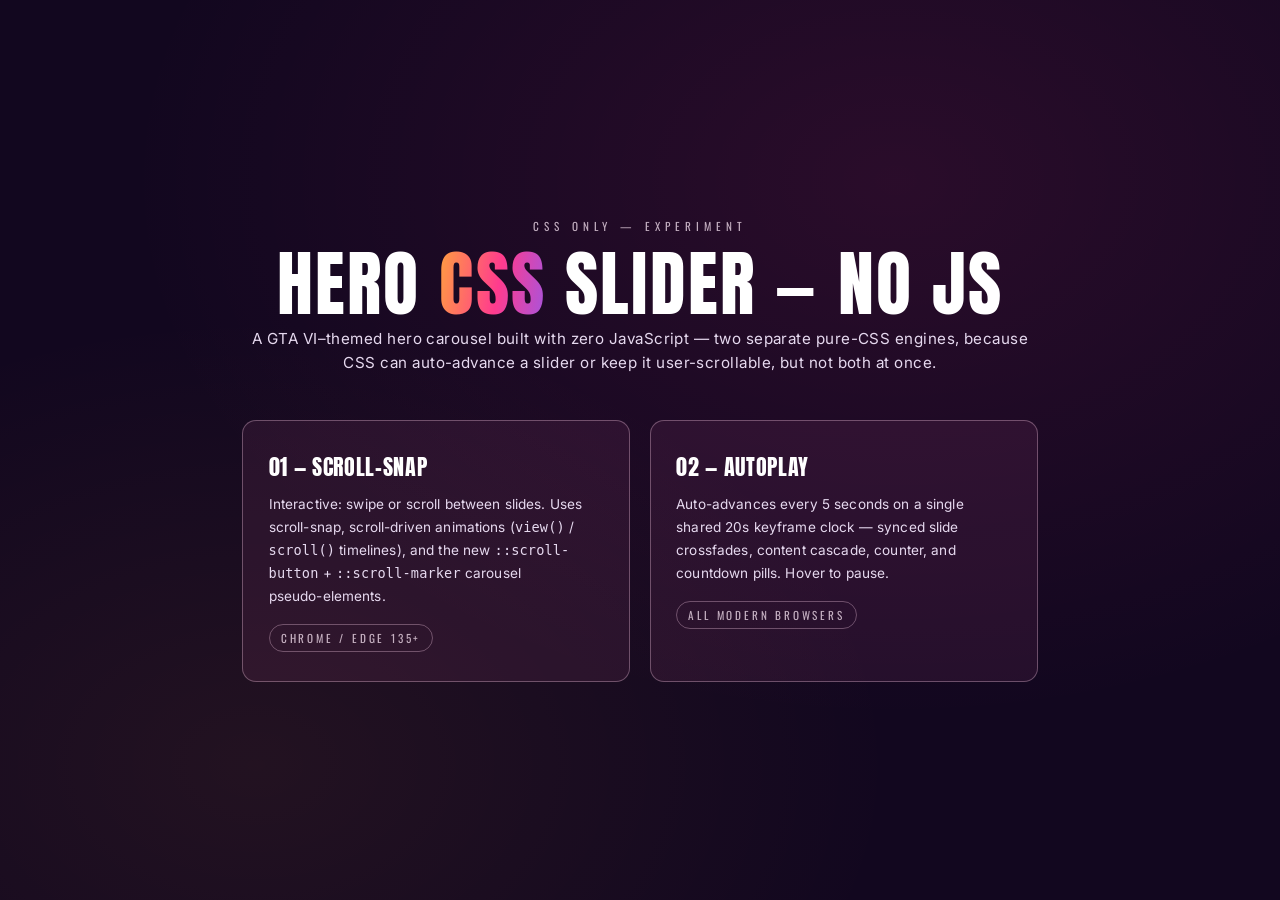
<file: index.html>
<!DOCTYPE html>
<html lang="en">
<head>
  <meta charset="UTF-8" />
  <meta name="viewport" content="width=device-width, initial-scale=1.0" />
  <title>CSS-Only Hero Carousel</title>
  <link rel="preconnect" href="https://fonts.googleapis.com" />
  <link rel="preconnect" href="https://fonts.gstatic.com" crossorigin />
  <link href="https://fonts.googleapis.com/css2?family=Anton&family=Inter:wght@400&family=Oswald:wght@400;500&display=swap" rel="stylesheet" />
  <link rel="stylesheet" href="shared.css" />
  <style>
    body {
      display: grid;
      place-items: center;
      height:100dvh;
      overflow: auto;
      background:
        radial-gradient(60vw 60vh at 70% 20%, rgba(255, 59, 142, 0.1), transparent),
        radial-gradient(50vw 50vh at 20% 85%, rgba(255, 164, 59, 0.07), transparent),
        var(--bg-dark);
    }

    .home {
      max-width: 860px;
      padding: 2rem;
      text-align: center;
    }

    .home-label {
      font-size: 0.7rem;
      letter-spacing: 0.45em;
      text-transform: uppercase;
      color: var(--text-dim);
    }

    .home h1 {
      font-family: var(--font-display);
      font-weight: 400;
      font-size: clamp(2.4rem, 6vw, 4.5rem);
      line-height: 1.02;
      letter-spacing: 0.03em;
      text-transform: uppercase;
      text-wrap: balance;
      margin: 0.8rem 0 0.4rem;
    }

    .home h1 em {
      font-style: normal;
      color: var(--accent);
      background: var(--vice-gradient);
      -webkit-background-clip: text;
      background-clip: text;
      -webkit-text-fill-color: transparent;
    }

    .home-sub {
      font-family: var(--font-body);
      font-weight: 400;
      color: var(--text-soft);
      font-size: 0.95rem;
      line-height: 1.6;
      letter-spacing: 0.03em;
      margin-bottom: 2.8rem;
    }

    .cards {
      display: grid;
      grid-template-columns: repeat(auto-fit, minmax(280px, 1fr));
      gap: 1.2rem;
      text-align: left;
    }

    .card {
      display: block;
      padding: 1.8rem 1.6rem;
      border: 1px solid var(--line);
      border-radius: var(--radius-card);
      background: var(--glass);
      text-decoration: none;
      color: #fff;
      transition: background 0.3s, border-color 0.3s, translate 0.3s;
    }

    .card:hover {
      background: rgba(255, 255, 255, 0.1);
      border-color: rgba(255, 255, 255, 0.5);
      translate: 0 -3px;
    }

    .card h2 {
      font-family: var(--font-display);
      font-weight: 400;
      font-size: 1.4rem;
      text-transform: uppercase;
      letter-spacing: 0.03em;
      margin-bottom: 0.6rem;
    }

    .card p {
      font-family: var(--font-body);
      font-size: 0.85rem;
      font-weight: 400;
      line-height: 1.7;
      color: var(--text-soft);
      letter-spacing: 0.01em;
      text-wrap: pretty;
    }

    .card .tag {
      display: inline-block;
      margin-top: 1rem;
      font-size: 0.7rem;
      letter-spacing: 0.25em;
      text-transform: uppercase;
      color: var(--text-dim);
      border: 1px solid var(--line);
      border-radius: var(--radius-pill);
      padding: 0.3rem 0.7rem;
    }

    .note {
      margin-top: 2.2rem;
      font-family: var(--font-body);
      font-size: 0.8rem;
      font-weight: 400;
      line-height: 1.6;
      letter-spacing: 0.03em;
      color: var(--text-dim);
    }
  </style>
</head>
<body>
  <main class="home">
    <p class="home-label">CSS Only — experiment</p>
    <h1>Hero <em>CSS</em> Slider — No JS</h1>
    <p class="home-sub">A GTA VI–themed hero carousel built with zero JavaScript — two separate pure-CSS engines, because CSS can auto-advance a slider or keep it user-scrollable, but not both at once.</p>

    <div class="cards">
      <a class="card" href="scroll-carousel.html">
        <h2>01 — Scroll-Snap</h2>
        <p>Interactive: swipe or scroll between slides. Uses scroll-snap, scroll-driven animations (<code>view()</code> / <code>scroll()</code> timelines), and the new <code>::scroll-button</code> + <code>::scroll-marker</code> carousel pseudo-elements.</p>
        <span class="tag">Chrome / Edge 135+</span>
      </a>
      <a class="card" href="autoplay-carousel.html">
        <h2>02 — Autoplay</h2>
        <p>Auto-advances every 5 seconds on a single shared 20s keyframe clock — synced slide crossfades, content cascade, counter, and countdown pills. Hover to pause.</p>
        <span class="tag">All modern browsers</span>
      </a>
    </div>
  </main>
</body>
</html>
</file>
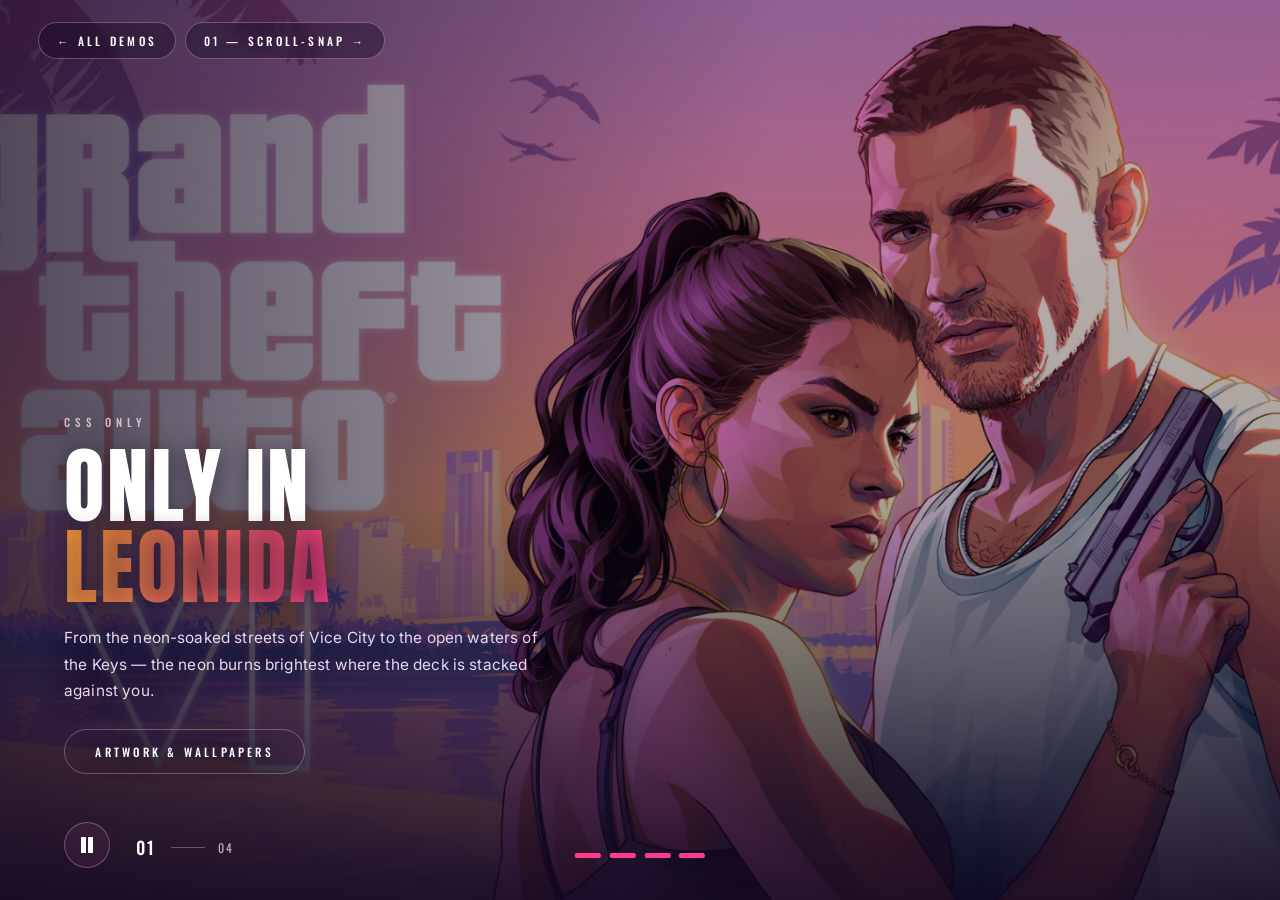
<file: autoplay-carousel.html>
<!DOCTYPE html>
<html lang="en">
<head>
  <meta charset="UTF-8" />
  <meta name="viewport" content="width=device-width, initial-scale=1.0" />
  <title>GTA VI Slider — Autoplay (CSS only)</title>
  <link rel="preconnect" href="https://fonts.googleapis.com" />
  <link rel="preconnect" href="https://fonts.gstatic.com" crossorigin />
  <link href="https://fonts.googleapis.com/css2?family=Anton&family=Inter:wght@400&family=Oswald:wght@400;500&display=swap" rel="stylesheet" />
  <link rel="stylesheet" href="shared.css" />
  <link rel="stylesheet" href="autoplay-carousel.css" />
</head>
<body>

  <nav class="demo-nav" aria-label="Demo navigation">
    <a class="btn btn-ghost" href="index.html">← All Demos</a>
    <a class="btn btn-ghost" href="scroll-carousel.html">01 — Scroll-Snap →</a>
  </nav>

  <div class="slider" role="region" aria-label="GTA VI slider — autoplays every 5 seconds; use the pause button to stop">

    <section class="slide" style="--i: 0">
      <picture class="slide-bg">
        <source media="(orientation: portrait)" srcset="Images/mobile/Official_Cover_Art_portrait.webp" />
        <img src="Images/Official_Cover_Art_landscape.webp" alt="Grand Theft Auto VI official cover art" />
      </picture>
      <div class="slide-overlay"></div>
      <div class="slide-content">
        <p class="slide-label">CSS Only</p>
        <h1 class="slide-title">Grand Theft Auto <span class="slide-name">VI</span></h1>
        <p class="slide-desc">Vice City, USA. The darkest side of the sunniest place in America. Coming November 19, 2026 to PlayStation 5 and Xbox Series X|S.</p>
        <div class="slide-btns">
          <a class="btn btn-primary" href="https://www.rockstargames.com/VI/media/artwork-wallpapers" target="_blank" rel="noopener" aria-label="Artwork and wallpapers — Grand Theft Auto VI cover art">Artwork &amp; Wallpapers</a>
        </div>
      </div>
    </section>

    <section class="slide" style="--i: 1">
      <picture class="slide-bg">
        <source media="(orientation: portrait)" srcset="Images/mobile/Jason_and_Lucia_01_With_Logos_portrait.webp" />
        <img src="Images/Jason_and_Lucia_01_With_Logos_landscape.webp" alt="Jason and Lucia in Vice City" />
      </picture>
      <div class="slide-overlay"></div>
      <div class="slide-content">
        <p class="slide-label">CSS Only</p>
        <h1 class="slide-title">Jason and</h1>
        <h2 class="slide-name">Lucia</h2>
        <p class="slide-desc">Jason and Lucia have always known the deck is stacked against them — forced to rely on each other more than ever if they want to make it out alive.</p>
        <div class="slide-btns">
          <a class="btn btn-primary" href="https://www.rockstargames.com/VI/media/artwork-wallpapers" target="_blank" rel="noopener" aria-label="Artwork and wallpapers — Jason and Lucia">Artwork &amp; Wallpapers</a>
        </div>
      </div>
    </section>

    <section class="slide" style="--i: 2">
      <picture class="slide-bg">
        <source media="(orientation: portrait)" srcset="Images/mobile/Jason_and_Lucia_Robbery_With_Logo_portrait.webp" />
        <img src="Images/Jason_and_Lucia_Robbery_With_Logo_landscape.webp" alt="Jason and Lucia mid-robbery" />
      </picture>
      <div class="slide-overlay"></div>
      <div class="slide-content">
        <p class="slide-label">CSS Only</p>
        <h1 class="slide-title">An Easy Score</h1>
        <h2 class="slide-name">Gone Wrong</h2>
        <p class="slide-desc">When an easy score goes wrong, Jason and Lucia land in the middle of a criminal conspiracy stretching across the state of Leonida.</p>
        <div class="slide-btns">
          <a class="btn btn-primary" href="https://www.rockstargames.com/VI/media/artwork-wallpapers" target="_blank" rel="noopener" aria-label="Artwork and wallpapers — An Easy Score Gone Wrong">Artwork &amp; Wallpapers</a>
        </div>
      </div>
    </section>

    <section class="slide" style="--i: 3">
      <picture class="slide-bg">
        <source media="(orientation: portrait)" srcset="Images/mobile/Jason_Lucia_Beach_With_Logos_portrait.webp" />
        <img src="Images/Jason_Lucia_Beach_With_Logos_landscape.webp" alt="Jason and Lucia on the beach" />
      </picture>
      <div class="slide-overlay"></div>
      <div class="slide-content">
        <p class="slide-label">CSS Only</p>
        <h1 class="slide-title">Only in</h1>
        <h2 class="slide-name">Leonida</h2>
        <p class="slide-desc">From the neon-soaked streets of Vice City to the open waters of the Keys — the neon burns brightest where the deck is stacked against you.</p>
        <div class="slide-btns">
          <a class="btn btn-primary" href="https://www.rockstargames.com/VI/media/artwork-wallpapers" target="_blank" rel="noopener" aria-label="Artwork and wallpapers — Only in Leonida">Artwork &amp; Wallpapers</a>
        </div>
      </div>
    </section>

    <!-- pause toggle: a real checkbox drives :has(:checked) so click, tap,
         and keyboard all work; hover still previews the pause. The pause
         icon morphs into a play icon (pure CSS). -->
    <input type="checkbox" id="pause" class="pause-toggle" aria-label="Pause autoplay" />
    <label for="pause" class="playpause" title="Pause or resume autoplay">
      <span class="pp-icon" aria-hidden="true"></span>
    </label>

    <!-- 01 / 04 counter driven by the shared 20s keyframe clock -->
    <div class="counter" aria-hidden="true">
      <span class="counter-window">
        <span class="counter-strip">
          <span>01</span><span>02</span><span>03</span><span>04</span>
        </span>
      </span>
      <span class="counter-sep"></span>
      <span class="counter-total">04</span>
    </div>

    <!-- dot pills with the 5s countdown fill -->
    <div class="pills" aria-hidden="true">
      <span class="pill" style="--i: 0"></span>
      <span class="pill" style="--i: 1"></span>
      <span class="pill" style="--i: 2"></span>
      <span class="pill" style="--i: 3"></span>
    </div>

  </div>

</body>
</html>
</file>
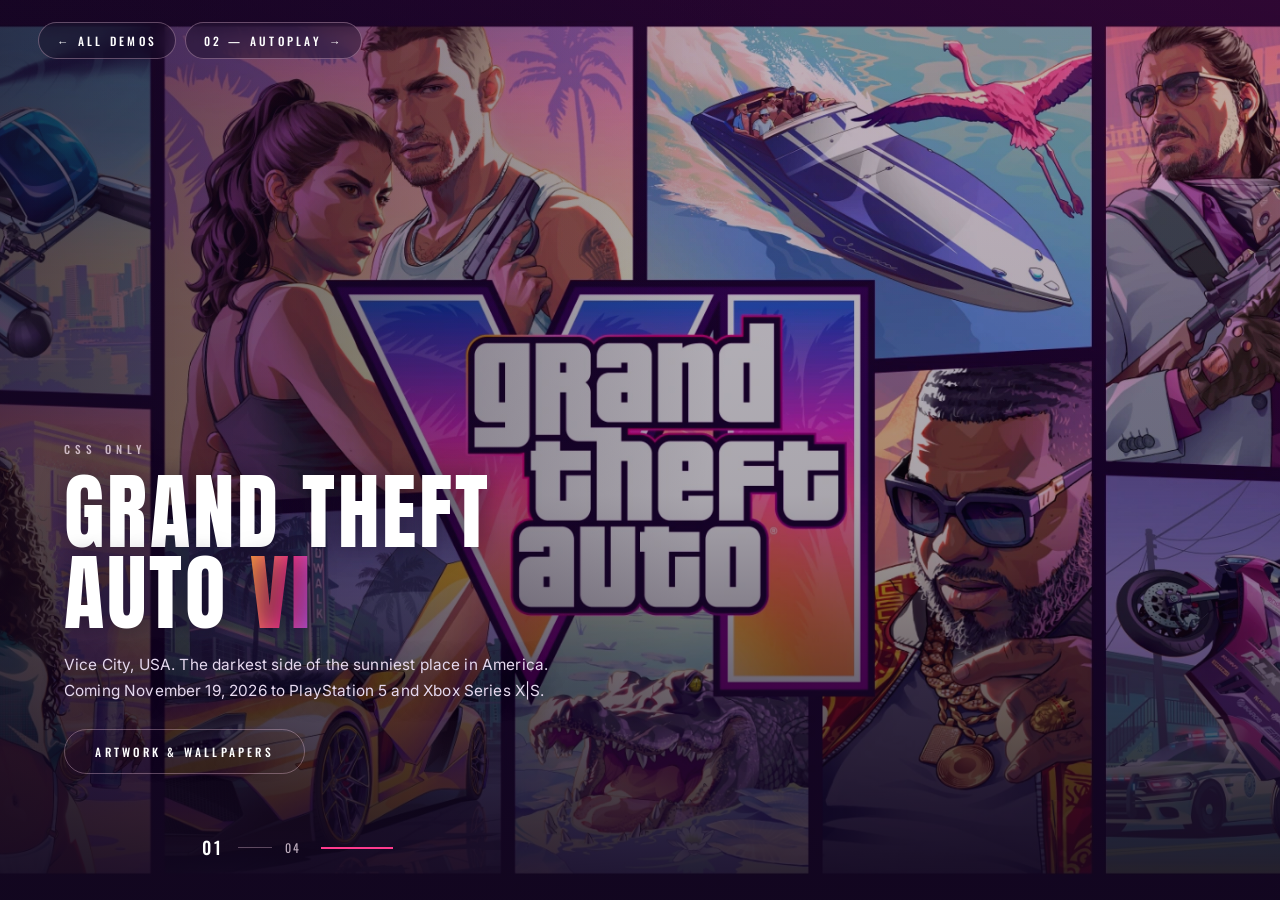
<file: scroll-carousel.html>
<!DOCTYPE html>
<html lang="en">
<head>
  <meta charset="UTF-8" />
  <meta name="viewport" content="width=device-width, initial-scale=1.0" />
  <title>GTA VI Slider — Scroll-Snap (CSS only)</title>
  <link rel="preconnect" href="https://fonts.googleapis.com" />
  <link rel="preconnect" href="https://fonts.gstatic.com" crossorigin />
  <link href="https://fonts.googleapis.com/css2?family=Anton&family=Inter:wght@400&family=Oswald:wght@400;500&display=swap" rel="stylesheet" />
  <link rel="stylesheet" href="shared.css" />
  <link rel="stylesheet" href="scroll-carousel.css" />
</head>
<body>

  <nav class="demo-nav" aria-label="Demo navigation">
    <a class="btn btn-ghost" href="index.html">← All Demos</a>
    <a class="btn btn-ghost" href="autoplay-carousel.html">02 — Autoplay →</a>
  </nav>

  <div class="slider" role="region" tabindex="0" aria-label="GTA VI slider — scroll or use the arrows">

    <section class="slide">
      <picture class="slide-bg">
        <source media="(orientation: portrait)" srcset="Images/mobile/Official_Cover_Art_portrait.webp" />
        <img src="Images/Official_Cover_Art_landscape.webp" alt="Grand Theft Auto VI official cover art" />
      </picture>
      <div class="slide-overlay"></div>
      <div class="slide-content">
        <p class="slide-label">CSS Only</p>
        <h1 class="slide-title">Grand Theft Auto <span class="slide-name">VI</span></h1>
        <p class="slide-desc">Vice City, USA. The darkest side of the sunniest place in America. Coming November 19, 2026 to PlayStation 5 and Xbox Series X|S.</p>
        <div class="slide-btns">
          <a class="btn btn-primary" href="https://www.rockstargames.com/VI/media/artwork-wallpapers" target="_blank" rel="noopener" aria-label="Artwork and wallpapers — Grand Theft Auto VI cover art">Artwork &amp; Wallpapers</a>
        </div>
      </div>
    </section>

    <section class="slide">
      <picture class="slide-bg">
        <source media="(orientation: portrait)" srcset="Images/mobile/Jason_and_Lucia_01_With_Logos_portrait.webp" />
        <img src="Images/Jason_and_Lucia_01_With_Logos_landscape.webp" alt="Jason and Lucia in Vice City" />
      </picture>
      <div class="slide-overlay"></div>
      <div class="slide-content">
        <p class="slide-label">CSS Only</p>
        <h1 class="slide-title">Jason and</h1>
        <h2 class="slide-name">Lucia</h2>
        <p class="slide-desc">Jason and Lucia have always known the deck is stacked against them — forced to rely on each other more than ever if they want to make it out alive.</p>
        <div class="slide-btns">
          <a class="btn btn-primary" href="https://www.rockstargames.com/VI/media/artwork-wallpapers" target="_blank" rel="noopener" aria-label="Artwork and wallpapers — Jason and Lucia">Artwork &amp; Wallpapers</a>
        </div>
      </div>
    </section>

    <section class="slide">
      <picture class="slide-bg">
        <source media="(orientation: portrait)" srcset="Images/mobile/Jason_and_Lucia_Robbery_With_Logo_portrait.webp" />
        <img src="Images/Jason_and_Lucia_Robbery_With_Logo_landscape.webp" alt="Jason and Lucia mid-robbery" />
      </picture>
      <div class="slide-overlay"></div>
      <div class="slide-content">
        <p class="slide-label">CSS Only</p>
        <h1 class="slide-title">An Easy Score</h1>
        <h2 class="slide-name">Gone Wrong</h2>
        <p class="slide-desc">When an easy score goes wrong, Jason and Lucia land in the middle of a criminal conspiracy stretching across the state of Leonida.</p>
        <div class="slide-btns">
          <a class="btn btn-primary" href="https://www.rockstargames.com/VI/media/artwork-wallpapers" target="_blank" rel="noopener" aria-label="Artwork and wallpapers — An Easy Score Gone Wrong">Artwork &amp; Wallpapers</a>
        </div>
      </div>
    </section>

    <section class="slide">
      <picture class="slide-bg">
        <source media="(orientation: portrait)" srcset="Images/mobile/Jason_Lucia_Beach_With_Logos_portrait.webp" />
        <img src="Images/Jason_Lucia_Beach_With_Logos_landscape.webp" alt="Jason and Lucia on the beach" />
      </picture>
      <div class="slide-overlay"></div>
      <div class="slide-content">
        <p class="slide-label">CSS Only</p>
        <h1 class="slide-title">Only in</h1>
        <h2 class="slide-name">Leonida</h2>
        <p class="slide-desc">From the neon-soaked streets of Vice City to the open waters of the Keys — the neon burns brightest where the deck is stacked against you.</p>
        <div class="slide-btns">
          <a class="btn btn-primary" href="https://www.rockstargames.com/VI/media/artwork-wallpapers" target="_blank" rel="noopener" aria-label="Artwork and wallpapers — Only in Leonida">Artwork &amp; Wallpapers</a>
        </div>
      </div>
    </section>

  </div>

  <!-- 01 / 04 counter + scroll progress, driven by the slider's scroll timeline -->
  <div class="counter" aria-hidden="true">
    <span class="counter-window">
      <span class="counter-strip">
        <span>01</span><span>02</span><span>03</span><span>04</span>
      </span>
    </span>
    <span class="counter-sep"></span>
    <span class="counter-total">04</span>
    <span class="counter-progress"></span>
  </div>

</body>
</html>
</file>
<file: shared.css>
/* ========================================================
   shared.css — design tokens + everything both demos share
   ======================================================== */

:root {
  /* GTA VI / Vice City palette */
  --accent: #ff3b8e;
  --accent-2: #ffa43b;
  --accent-3: #8b5cf6;
  --vice-gradient: linear-gradient(100deg, var(--accent-2) 0%, var(--accent) 55%, var(--accent-3) 110%);
  --bg-dark: #12071f;
  --text-soft: #e6d9ef;
  --text-dim: rgba(255, 235, 250, 0.72);
  --line: rgba(255, 210, 235, 0.32);
  --glass: rgba(255, 120, 190, 0.08);
  --slide-duration: 5s;

  --radius-card: 14px;
  --radius-pill: 999px;

  --font-display: "Anton", "Arial Narrow", sans-serif;
  --font-ui: "Oswald", "Segoe UI", sans-serif;
  --font-body: "Inter", "Segoe UI", Arial, sans-serif;
}

* {
  margin: 0;
  padding: 0;
  box-sizing: border-box;
}

html,
body {
  height: 100%;
}

body {
  font-family: var(--font-ui);
  background: var(--bg-dark);
  color: #fff;
  overflow: hidden;
}

::selection {
  background: var(--accent);
  color: var(--bg-dark);
}

:focus-visible {
  outline: 2px solid var(--accent);
  outline-offset: 3px;
}

/* ---------------- Demo nav (back / switch) ----------------
   Fixed top-left pills on both demo pages: the way back to the
   index and the one-click jump to the sibling engine. */

.demo-nav {
  position: fixed;
  top: 1.4rem;
  left: clamp(1.25rem, 3vw, 3rem);
  z-index: 50;
  display: flex;
  flex-wrap: wrap;
  gap: 0.6rem;
}

.demo-nav .btn {
  padding: 0.55rem 1.1rem;
  background: rgba(18, 7, 31, 0.4);
  backdrop-filter: blur(8px);
}

/* ---------------- Slide anatomy ---------------- */

.slide {
  position: relative;
  overflow: hidden;
}

/* <picture> with a portrait <source> for mobile art direction */
.slide-bg {
  position: absolute;
  inset: 0;
  display: block;
  filter: brightness(0.9) saturate(1.1) contrast(1.05);
}

.slide-bg img {
  display: block;
  width: 100%;
  height: 100%;
  object-fit: cover;
  object-position: top;
}

.slide-overlay {
  position: absolute;
  inset: 0;
  background:
    linear-gradient(to top, rgba(18, 7, 31, 0.9) 0%, rgba(18, 7, 31, 0.3) 45%, rgba(30, 8, 40, 0.2) 100%),
    linear-gradient(100deg, rgba(18, 7, 31, 0.65) 0%, transparent 55%),
    linear-gradient(200deg, rgba(255, 59, 142, 0.12) 0%, transparent 40%);
}

.slide-content {
  position: absolute;
  left: clamp(1.5rem, 5vw, 4.5rem);
  bottom: clamp(5.5rem, 14vh, 8.5rem);
  z-index: 5;
  max-width: 640px;
  padding-right: 1.5rem;
  /* keeps small type legible where the art behind it runs bright */
  text-shadow: 0 2px 24px rgba(18, 7, 31, 0.55);
}

.slide-label {
  font-size: 0.7rem;
  font-weight: 500;
  letter-spacing: 0.45em;
  text-transform: uppercase;
  color: var(--text-dim);
  margin-bottom: 0.9rem;
}

.slide-title {
  font-family: var(--font-display);
  font-weight: 400;
  font-size: clamp(2.6rem, 6.5vw, 5.2rem);
  line-height: 0.98;
  letter-spacing: 0.035em;
  text-transform: uppercase;
  text-wrap: balance;
}

.slide-name {
  font-family: var(--font-display);
  font-weight: 400;
  font-size: clamp(2.6rem, 6.5vw, 5.2rem);
  line-height: 0.98;
  letter-spacing: 0.035em;
  text-transform: uppercase;
  text-wrap: balance;
  color: var(--accent);
  background: var(--vice-gradient);
  -webkit-background-clip: text;
  background-clip: text;
  -webkit-text-fill-color: transparent;
}

.slide-desc {
  margin-top: 1.1rem;
  font-family: var(--font-body);
  font-size: clamp(0.9rem, 1.2vw, 1rem);
  line-height: 1.7;
  letter-spacing: 0.01em;
  color: var(--text-soft);
  font-weight: 400;
  max-width: 52ch;
  text-wrap: pretty;
}

.slide-btns {
  display: flex;
  flex-wrap: wrap;
  gap: 0.9rem;
  margin-top: 1.6rem;
}

.btn {
  display: inline-block;
  text-decoration: none;
  padding: 0.8rem 1.9rem;
  font-family: var(--font-ui);
  font-size: 0.72rem;
  font-weight: 500;
  letter-spacing: 0.28em;
  text-transform: uppercase;
  border: 1px solid var(--line);
  border-radius: var(--radius-pill);
  background: transparent;
  color: #fff;
  cursor: pointer;
  transition: background 0.35s, color 0.35s, border-color 0.35s;
}

.btn-primary:hover {
  background: var(--vice-gradient);
  color: #12071f;
  border-color: transparent;
  font-weight: 500;
}

.btn-ghost:hover {
  border-color: rgba(255, 255, 255, 0.6);
  color: #fff;
  background: rgba(255, 255, 255, 0.08);
}

/* ---------------- Counter numerals (both demos) ---------------- */

.counter {
  font-variant-numeric: tabular-nums;
}

/* ---------------- Responsive ---------------- */

@media (max-width: 1024px) {
  .slide-content {
    max-width: 540px;
  }
}

@media (max-width: 560px) {
  .demo-nav {
    top: 1rem;
    left: 1.25rem;
  }

  .slide-content {
    bottom: 6.5rem;
    padding-right: 1rem;
  }

  .btn {
    padding: 0.65rem 1.3rem;
  }
}

@media (max-height: 480px) and (orientation: landscape) {
  .slide-desc {
    display: none;
  }

  .slide-content {
    bottom: 3.5rem;
  }
}

/* ---------------- Reduced motion ---------------- */

@media (prefers-reduced-motion: reduce) {
  /* each demo restores its own safe static state on top of this */
  *,
  *::before,
  *::after,
  *::scroll-marker {
    animation: none !important;
    transition-duration: 0.01ms !important;
  }
}
</file>
<file: autoplay-carousel.css>
/* ==========================================================
   autoplay-carousel.css — Demo 2: keyframe autoplay
   One shared 20s clock (4 slides x 5s); every animation runs
   on it with a negative delay of --i x 5s, so slides, content,
   pills and counter stay perfectly in sync with zero JS.
   ========================================================== */

:root {
  --slides: 4;
  --cycle: calc(var(--slide-duration) * var(--slides)); /* 20s */
}

.slider {
  position: relative;
  width: 100vw;
  height: 100dvh;
  overflow: hidden;
}

.slider .slide {
  position: absolute;
  inset: 0;
  z-index: 0;
  animation: slide-cycle var(--cycle) infinite;
  animation-delay: calc((var(--i) - var(--slides)) * var(--slide-duration));
}

/* fades in ON TOP (z3) during the last 2% of the previous window
   (a 400ms crossfade — sharp enough that pausing rarely lands inside
   it and never holds a long 50/50 double exposure), holds its 25%
   window at z2, then drops beneath (z1) the moment the window ends —
   so even paused exactly on a boundary, the newer slide always covers
   the older one */
@keyframes slide-cycle {
  0%      { opacity: 1; z-index: 2; }
  24.99%  { opacity: 1; z-index: 2; }
  25%     { opacity: 1; z-index: 1; }
  30%     { opacity: 0; z-index: 1; }
  97.99%  { opacity: 0; z-index: 1; }
  98%     { opacity: 0; z-index: 3; }
  100%    { opacity: 1; z-index: 3; }
}

/* ------- content cascade (staggered by --d) ------- */

.slider .slide-label,
.slider .slide-title,
.slider .slide-name,
.slider .slide-desc,
.slider .slide-btns {
  animation: content-cycle var(--cycle) infinite;
  animation-delay: calc((var(--i) - var(--slides)) * var(--slide-duration) + var(--d, 0s));
}

.slider .slide-label { --d: 0.05s; }
.slider .slide-title { --d: 0.2s; }
.slider .slide-name  { --d: 0.35s; }
.slider .slide-desc  { --d: 0.5s; }
.slider .slide-btns  { --d: 0.65s; }

@keyframes content-cycle {
  0%   { opacity: 0; translate: 0 18px; }
  4%   { opacity: 1; translate: 0 0; }
  25%  { opacity: 1; translate: 0 0; }
  30%  { opacity: 0; translate: 0 18px; }
  100% { opacity: 0; translate: 0 18px; }
}

/* ------- slow 6s-style zoom while the slide is active ------- */

.slider .slide-bg {
  animation: zoom-cycle var(--cycle) infinite;
  animation-delay: calc((var(--i) - var(--slides)) * var(--slide-duration));
}

@keyframes zoom-cycle {
  0%   { scale: 1.15; }
  25%  { scale: 1.02; }
  30%  { scale: 1.15; }
  100% { scale: 1.15; }
}

/* ---------------- pause / play toggle ----------------
   A visually hidden checkbox carries the state so click, tap,
   and keyboard all pause (see the :has() rules below); hovering
   the label previews the pause. The pause bars morph into a
   play triangle via clip-path transitions. */

.pause-toggle {
  position: absolute;
  width: 1px;
  height: 1px;
  margin: -1px;
  padding: 0;
  border: 0;
  overflow: hidden;
  clip-path: inset(50%);
  white-space: nowrap;
}

.pause-toggle:focus-visible + .playpause {
  outline: 2px solid var(--accent);
  outline-offset: 3px;
}

.playpause {
  position: absolute;
  left: clamp(1.5rem, 5vw, 4.5rem);
  bottom: 2rem;
  z-index: 20;
  width: 46px;
  height: 46px;
  border-radius: 50%;
  border: 1px solid var(--line);
  background: var(--glass);
  backdrop-filter: blur(8px);
  display: grid;
  place-items: center;
  cursor: pointer;
  transition: background 0.3s, scale 0.3s;
}

/* hover styling is gated to real pointers throughout this file: a touch
   browser leaves a sticky :hover on the tapped label until you tap
   somewhere else, which would keep the carousel paused (and the icon
   stuck on the play triangle) after the checkbox is unchecked. */
@media (hover: hover) and (pointer: fine) {
  .playpause:hover {
    background: rgba(255, 59, 142, 0.18);
    scale: 1.08;
  }
}

.pp-icon {
  position: relative;
  width: 16px;
  height: 16px;
  display: block;
}

/* the two pause bars */
.pp-icon::before,
.pp-icon::after {
  content: "";
  position: absolute;
  top: 0;
  height: 100%;
  background: #fff;
  clip-path: polygon(0 0, 100% 0, 100% 100%, 0 100%);
  transition: clip-path 0.35s ease, left 0.35s ease, width 0.35s ease;
}

.pp-icon::before {
  left: 2px;
  width: 5px;
}

.pp-icon::after {
  left: 9px;
  width: 5px;
}

/* on hover or while paused the bars join and reshape into a
   right-pointing triangle: left bar = left half, right bar = the tip */
.pause-toggle:checked + .playpause .pp-icon::before {
  left: 2px;
  width: 12px;
  clip-path: polygon(0 0, 100% 50%, 100% 50%, 0 100%);
}

.pause-toggle:checked + .playpause .pp-icon::after {
  left: 8px;
  width: 6px;
  clip-path: polygon(0 25%, 100% 50%, 100% 50%, 0 75%);
}

@media (hover: hover) and (pointer: fine) {
  .playpause:hover .pp-icon::before {
    left: 2px;
    width: 12px;
    clip-path: polygon(0 0, 100% 50%, 100% 50%, 0 100%);
  }

  .playpause:hover .pp-icon::after {
    left: 8px;
    width: 6px;
    clip-path: polygon(0 25%, 100% 50%, 100% 50%, 0 75%);
  }
}

/* ---------------- counter ---------------- */

.counter {
  position: absolute;
  left: calc(clamp(1.5rem, 5vw, 4.5rem) + 46px + 1.6rem);
  bottom: 2.6rem;
  z-index: 20;
  display: flex;
  align-items: center;
  gap: 0.8rem;
  letter-spacing: 0.15em;
}

.counter-window {
  display: block;
  height: 1.35rem;
  line-height: 1.35rem;
  overflow: hidden;
}

.counter-strip {
  display: block;
  font-size: 1.1rem;
  font-weight: 500;
  color: #fff;
  animation: count-cycle var(--cycle) infinite;
}

.counter-strip span {
  display: block;
  height: 1.35rem;
}

/* stepped, with a quick roll between windows */
@keyframes count-cycle {
  0%, 24%   { translate: 0 0; }
  27%, 49%  { translate: 0 -25%; }
  52%, 74%  { translate: 0 -50%; }
  77%, 100% { translate: 0 -75%; } /* loop snaps back to 01 */
}

.counter-sep {
  width: 34px;
  height: 1px;
  background: var(--line);
}

.counter-total {
  font-size: 0.75rem;
  color: var(--text-dim);
}

/* ---------------- dot pills with countdown fill ---------------- */

.pills {
  position: absolute;
  left: 50%;
  bottom: 2.6rem;
  translate: -50% 0;
  z-index: 20;
  display: flex;
  align-items: center;
  gap: 0.55rem;
}

.pill {
  position: relative;
  width: 26px;
  height: 5px;
  border-radius: 999px;
  background: rgba(255, 255, 255, 0.4);
  overflow: hidden;
  animation: pill-cycle var(--cycle) infinite;
  animation-delay: calc((var(--i) - var(--slides)) * var(--slide-duration));
}

/* active pill grows and turns vice-pink for its window */
/* the active track sits at half-strength accent so the solid accent
   countdown fill stays readable on top of it; paused at any moment,
   the active pill still reads unmistakably pink like the scroll
   demo's :target-current marker */
@keyframes pill-cycle {
  0%      { width: 44px; background: rgba(255, 59, 142, 0.5); }
  24.99%  { width: 44px; background: rgba(255, 59, 142, 0.5); }
  25%     { width: 26px; background: rgba(255, 255, 255, 0.4); }
  95%     { width: 26px; background: rgba(255, 255, 255, 0.4); }
  100%    { width: 44px; background: rgba(255, 59, 142, 0.5); }
}

/* the 5s countdown fill */
.pill::after {
  content: "";
  position: absolute;
  inset: 0;
  background: var(--accent);
  transform-origin: left;
  animation: timer-cycle var(--cycle) infinite;
  animation-delay: calc((var(--i) - var(--slides)) * var(--slide-duration));
}

@keyframes timer-cycle {
  0%      { scale: 0 1; opacity: 1; }
  24.99%  { scale: 1 1; opacity: 1; }
  25%     { scale: 0 1; opacity: 0; }
  99.99%  { scale: 0 1; opacity: 0; }
  100%    { scale: 0 1; opacity: 1; }
}

/* ------- pause everything: checkbox checked, or hovering the button ------- */

/* the checkbox is the real state — tap, click and keyboard all land here */
.slider:has(.pause-toggle:checked) *,
.slider:has(.pause-toggle:checked) *::after {
  animation-play-state: paused;
}

/* hover-to-pause is a mouse convenience only. On touch it would outlive
   the tap and keep the carousel frozen after unchecking, so it never
   applies there. */
@media (hover: hover) and (pointer: fine) {
  .slider:has(.playpause:hover) *,
  .slider:has(.playpause:hover) *::after {
    animation-play-state: paused;
  }
}

/* ---------------- reduced motion: static first-frame look ----------------
   shared.css sets animation: none, which would leave every slide at its
   base styles; make that a sensible static page. Slides restack so slide
   1 paints on top — matching the counter's resting "01" — and the pause
   control disappears because there is no motion left to pause. */
@media (prefers-reduced-motion: reduce) {
  .slider .slide,
  .slider .slide-content > *,
  .slider .counter-strip,
  .slider .pill {
    opacity: 1;
    translate: 0 0;
  }

  .slider .slide {
    z-index: calc(var(--slides) - var(--i));
  }

  .slider .slide-bg {
    scale: 1;
  }

  .pill::after {
    display: none;
  }

  /* slide 1 is on top, so pill 1 reads active */
  .pills .pill:first-child {
    width: 44px;
    background: rgba(255, 59, 142, 0.5);
  }

  .pause-toggle,
  .playpause {
    display: none;
  }
}

/* the pause toggle stays visible on mobile: touch users have no hover,
   so the checkbox is their only way to stop the motion */
@media (max-width: 560px) {
  .counter {
    display: none;
  }
}
</file>
<file: scroll-carousel.css>
/* ==========================================================
   scroll-carousel.css — Demo 1: interactive scroll-snap
   Modern CSS carousel: scroll-snap + scroll-driven animations
   + ::scroll-button / ::scroll-marker (Chrome/Edge 135+)
   ========================================================== */

body {
  /* let the fixed counter reach the slider's scroll timeline */
  timeline-scope: --slider;
}

.slider {
  display: flex;
  width: 100vw;
  height: 100dvh;
  overflow-x: auto;
  overflow-y: hidden;
  scroll-snap-type: x mandatory;
  scroll-behavior: smooth;
  scrollbar-width: none;
  anchor-name: --slider;
  scroll-timeline: --slider x;
  scroll-marker-group: after;
}

@supports (animation-timeline: --slide) {
  .slider::-webkit-scrollbar {
    display: none;
  }
}

.slider .slide {
  flex: 0 0 100%;
  height: 100%;
  scroll-snap-align: start;
  scroll-snap-stop: always;
  view-timeline: --slide inline;
}

/* ------- content reveal, driven by each slide's view timeline -------
   Symmetric keyframes: hidden while entering, fully shown at center,
   hidden again while leaving. Stagger via per-element --d, which
   narrows the visible window so later elements arrive later. */

@keyframes reveal {
  0%   { opacity: 0; translate: 0 24px; }
  25%  { opacity: 1; translate: 0 0; }
  75%  { opacity: 1; translate: 0 0; }
  100% { opacity: 0; translate: 0 24px; }
}

/* slow zoom on the hero image while the slide is on screen */
@keyframes bg-zoom {
  0%   { scale: 1.15; }
  50%  { scale: 1; }
  100% { scale: 1.15; }
}

/* Guard every scroll-driven animation: without this, browsers that
   don't support animation-timeline run the reveal as a 0s animation
   frozen at its 100% frame — opacity 0, an art-only page with no text.
   Unsupported browsers now get a static, fully readable snap carousel. */
@supports (animation-timeline: --slide) {
  .slider .slide-label,
  .slider .slide-title,
  .slider .slide-name,
  .slider .slide-desc,
  .slider .slide-btns {
    animation: reveal linear both;
    animation-timeline: --slide;
    animation-range: cover calc(2% + var(--d, 0%)) cover calc(98% - var(--d, 0%));
  }

  .slider .slide-label { --d: 2%; }
  .slider .slide-title { --d: 5%; }
  .slider .slide-name  { --d: 8%; }
  .slider .slide-desc  { --d: 11%; }
  .slider .slide-btns  { --d: 14%; }

  /* keyboard rescue: tabbing into an off-screen slide's link scrolls the
     snap container to an off-snap offset where the reveal would hide the
     content the focus just landed on. While focus is inside a slide, its
     content stays fully visible. */
  .slider .slide:focus-within .slide-label,
  .slider .slide:focus-within .slide-title,
  .slider .slide:focus-within .slide-name,
  .slider .slide:focus-within .slide-desc,
  .slider .slide:focus-within .slide-btns {
    animation: none;
  }

  .slider .slide-bg {
    animation: bg-zoom linear both;
    animation-timeline: --slide;
    animation-range: cover;
  }
}

@supports not (animation-timeline: --slide) {
  /* the counter/progress ride the scroll timeline; hidden rather than lying at 01 */
  .counter {
    display: none;
  }

  /* no ::scroll-button / ::scroll-marker here either — show a slim
     scrollbar so the horizontal scroll is discoverable */
  .slider {
    scrollbar-width: thin;
    scrollbar-color: var(--accent) rgba(255, 255, 255, 0.12);
  }
}

/* ---------------- prev / next scroll buttons ---------------- */

.slider::scroll-button(*) {
  position: fixed;
  position-anchor: --slider;
  bottom: calc(anchor(bottom) + 2rem);
  width: 46px;
  height: 46px;
  border-radius: 50%;
  border: 1px solid var(--line);
  background: var(--glass);
  backdrop-filter: blur(8px);
  color: #fff;
  font-size: 1.05rem;
  line-height: 1;
  display: grid;
  place-items: center;
  cursor: pointer;
  transition: background 0.3s, scale 0.3s, opacity 0.3s;
  z-index: 20;
}

.slider::scroll-button(left) {
  content: "←" / "Previous slide";
  left: calc(anchor(left) + clamp(1.5rem, 5vw, 4.5rem));
}

.slider::scroll-button(right) {
  content: "→" / "Next slide";
  left: calc(anchor(left) + clamp(1.5rem, 5vw, 4.5rem) + 58px);
}

.slider::scroll-button(*):hover {
  background: rgba(255, 255, 255, 0.18);
  scale: 1.08;
}

.slider::scroll-button(*):focus-visible {
  outline: 2px solid var(--accent);
  outline-offset: 3px;
}

.slider::scroll-button(*):disabled {
  opacity: 0.3;
  cursor: default;
}

/* ---------------- dot pill markers ---------------- */

.slider::scroll-marker-group {
  position: fixed;
  position-anchor: --slider;
  bottom: calc(anchor(bottom) + 2.6rem);
  justify-self: anchor-center;
  display: flex;
  align-items: center;
  gap: 0.55rem;
  z-index: 20;
}

.slider .slide::scroll-marker {
  content: "";
  width: 26px;
  height: 5px;
  border-radius: 999px;
  background: rgba(255, 255, 255, 0.4);
  cursor: pointer;
  transition: background 0.35s, width 0.35s;
}

.slider .slide::scroll-marker:hover {
  background: rgba(255, 255, 255, 0.65);
}

.slider .slide::scroll-marker:focus-visible {
  outline: 2px solid var(--accent);
  outline-offset: 3px;
}

.slider .slide::scroll-marker:target-current {
  width: 44px;
  background: var(--accent);
}

/* ---------------- 01 / 04 counter + progress line ----------------
   A 1-line clipping window over a vertical strip of numbers; the
   strip slides up as the slider scrolls (scroll-driven animation). */

.counter {
  position: fixed;
  left: calc(clamp(1.5rem, 5vw, 4.5rem) + 58px + 58px + 1.4rem);
  bottom: 2.6rem;
  z-index: 20;
  display: flex;
  align-items: center;
  gap: 0.8rem;
  font-family: var(--font-ui);
  letter-spacing: 0.15em;
}

.counter-window {
  display: block;
  height: 1.35rem;
  line-height: 1.35rem;
  overflow: hidden;
}

.counter-strip {
  display: block;
  font-size: 1.1rem;
  font-weight: 500;
  color: #fff;
  animation: count-up linear both;
  animation-timeline: --slider;
}

.counter-strip span {
  display: block;
  height: 1.35rem;
}

@keyframes count-up {
  from { translate: 0 0; }
  to   { translate: 0 -75%; } /* 3 of 4 rows */
}

.counter-sep {
  width: 34px;
  height: 1px;
  background: var(--line);
}

.counter-total {
  font-size: 0.75rem;
  color: var(--text-dim);
}

.counter-progress {
  width: 72px;
  height: 2px;
  margin-left: 0.4rem;
  background: rgba(255, 255, 255, 0.15);
  position: relative;
  overflow: hidden;
}

.counter-progress::after {
  content: "";
  position: absolute;
  inset: 0;
  background: var(--accent);
  transform-origin: left;
  animation: progress linear both;
  animation-timeline: --slider;
}

@keyframes progress {
  from { scale: 0 1; }
  to   { scale: 1 1; }
}

/* reduced motion: shared.css disables animations; content is
   visible by default here, so nothing extra needed. Just make sure
   the reveal's "both" fill doesn't hide things if animations are off. */
@media (prefers-reduced-motion: reduce) {
  .slider {
    scroll-behavior: auto;
  }
}

@media (max-width: 560px) {
  .counter {
    display: none;
  }

  /* swiping + markers cover navigation on touch screens */
  .slider::scroll-button(*) {
    display: none;
  }
}
</file>
